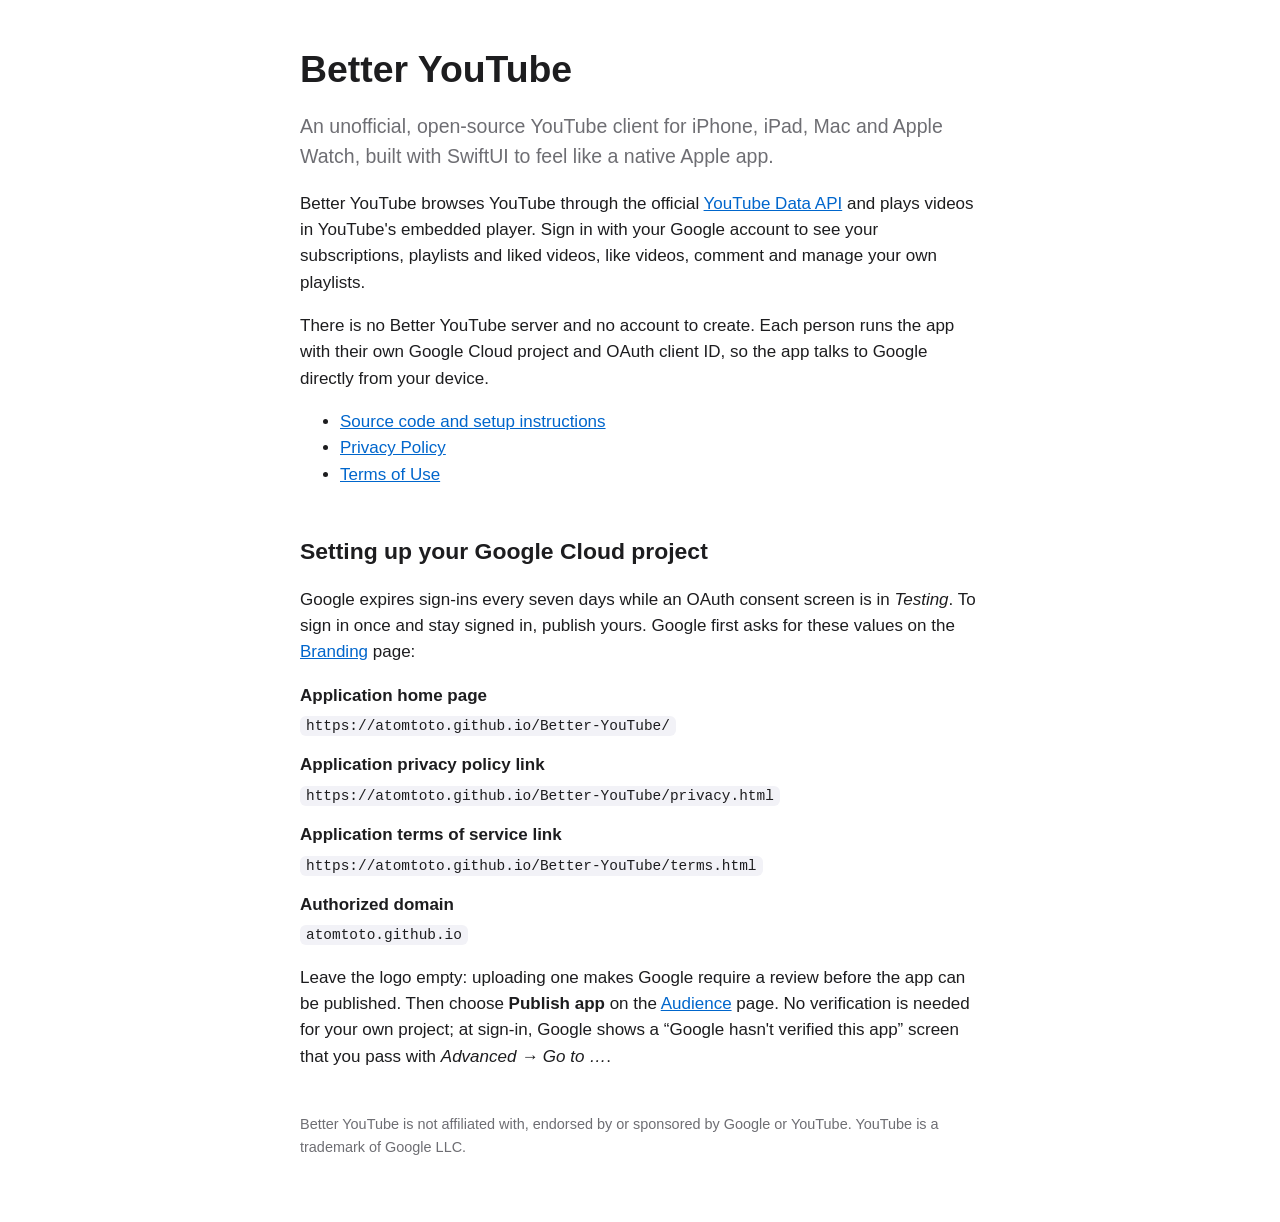
<file: docs/index.html>
<!doctype html>
<html lang="en">
<head>
<meta charset="utf-8">
<meta name="viewport" content="width=device-width, initial-scale=1">
<title>Better YouTube</title>
<meta name="description" content="An unofficial YouTube client for iPhone, iPad, Mac and Apple Watch.">
<link rel="stylesheet" href="style.css">
</head>
<body>
<main>
<h1>Better YouTube</h1>
<p class="lead">An unofficial, open-source YouTube client for iPhone, iPad, Mac and Apple Watch,
built with SwiftUI to feel like a native Apple app.</p>

<p>Better YouTube browses YouTube through the official
<a href="https://developers.google.com/youtube/v3">YouTube Data API</a> and plays videos in
YouTube's embedded player. Sign in with your Google account to see your subscriptions,
playlists and liked videos, like videos, comment and manage your own playlists.</p>

<p>There is no Better YouTube server and no account to create. Each person runs the app with
their own Google Cloud project and OAuth client ID, so the app talks to Google directly from
your device.</p>

<ul>
<li><a href="https://github.com/atomtoto/Better-YouTube">Source code and setup instructions</a></li>
<li><a href="privacy.html">Privacy Policy</a></li>
<li><a href="terms.html">Terms of Use</a></li>
</ul>

<h2 id="google-cloud">Setting up your Google Cloud project</h2>
<p>Google expires sign-ins every seven days while an OAuth consent screen is in
<em>Testing</em>. To sign in once and stay signed in, publish yours. Google first asks for
these values on the
<a href="https://console.cloud.google.com/auth/branding">Branding</a> page:</p>

<dl>
<dt>Application home page</dt>
<dd><code>https://atomtoto.github.io/Better-YouTube/</code></dd>
<dt>Application privacy policy link</dt>
<dd><code>https://atomtoto.github.io/Better-YouTube/privacy.html</code></dd>
<dt>Application terms of service link</dt>
<dd><code>https://atomtoto.github.io/Better-YouTube/terms.html</code></dd>
<dt>Authorized domain</dt>
<dd><code>atomtoto.github.io</code></dd>
</dl>

<p>Leave the logo empty: uploading one makes Google require a review before the app can be
published. Then choose <strong>Publish app</strong> on the
<a href="https://console.cloud.google.com/auth/audience">Audience</a> page. No verification is
needed for your own project; at sign-in, Google shows a “Google hasn't verified this app”
screen that you pass with <em>Advanced → Go to …</em>.</p>

<footer>Better YouTube is not affiliated with, endorsed by or sponsored by Google or YouTube.
YouTube is a trademark of Google LLC.</footer>
</main>
</body>
</html>
</file>
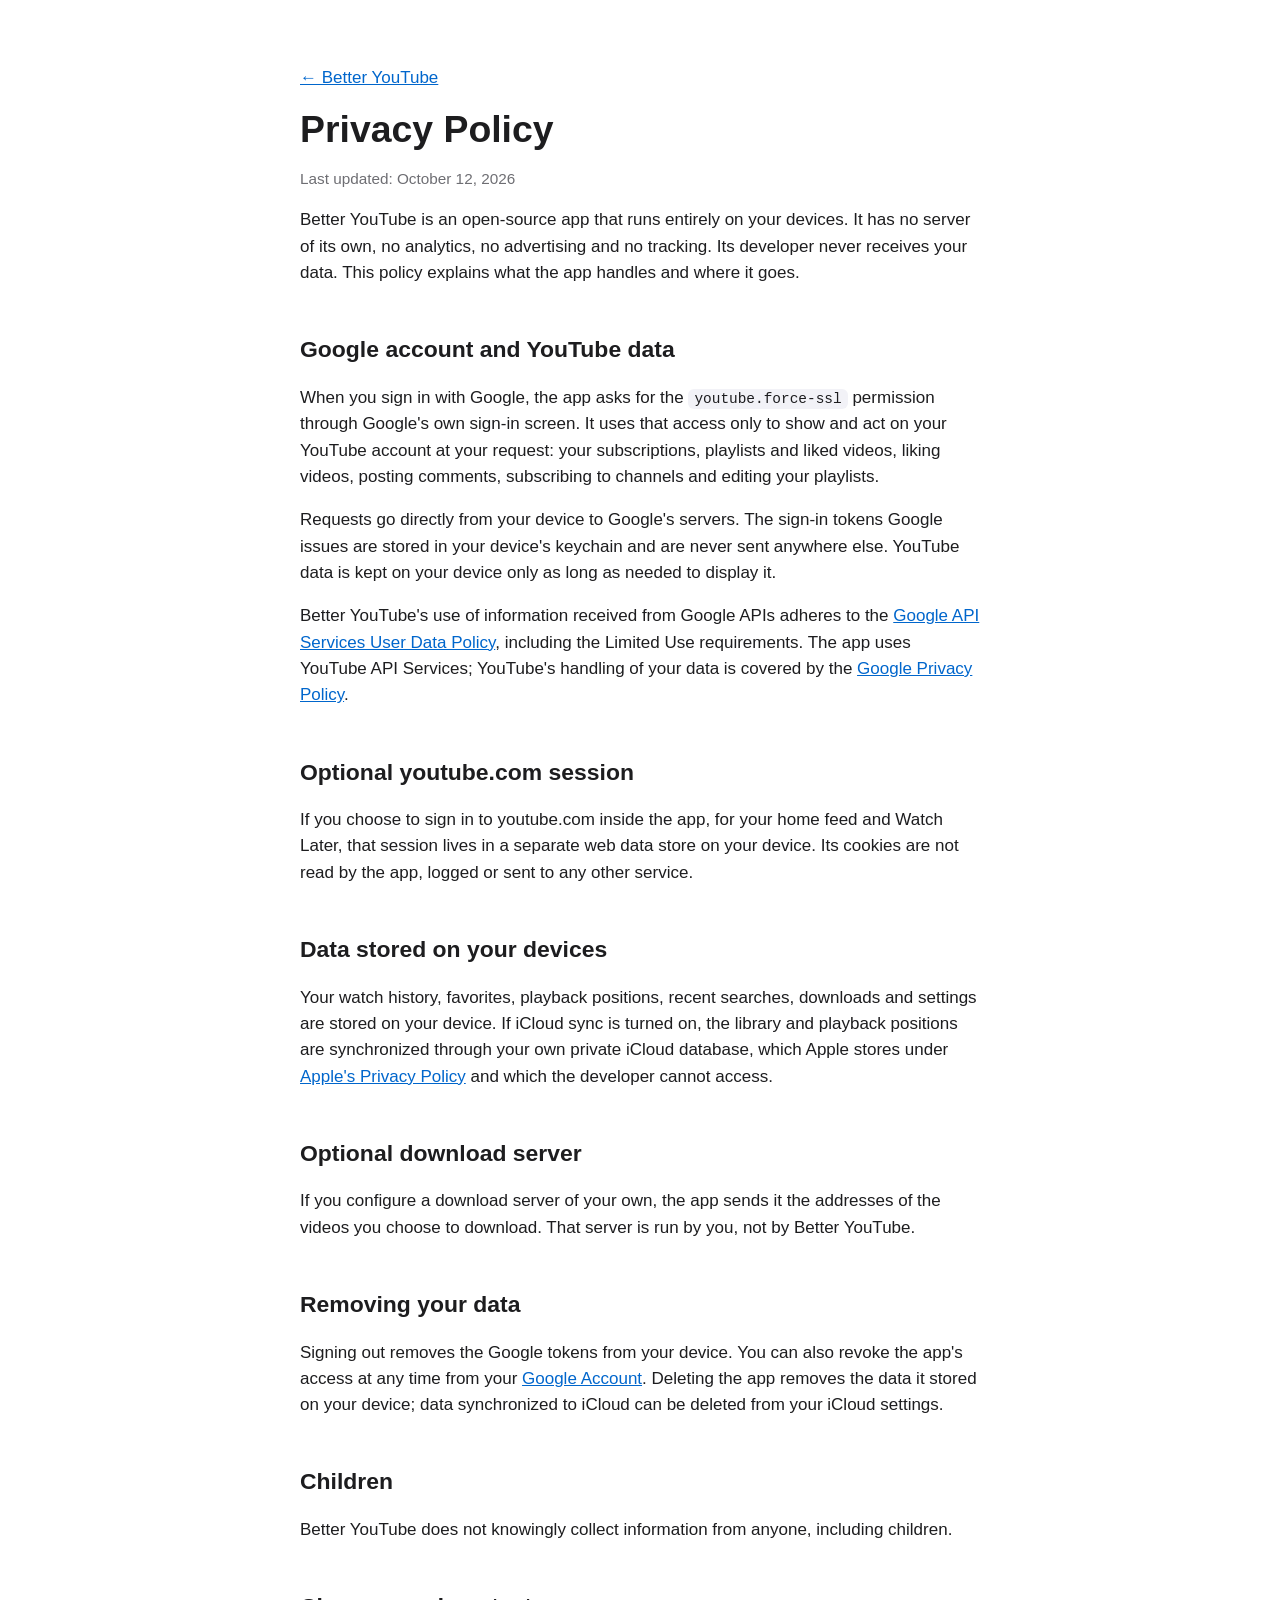
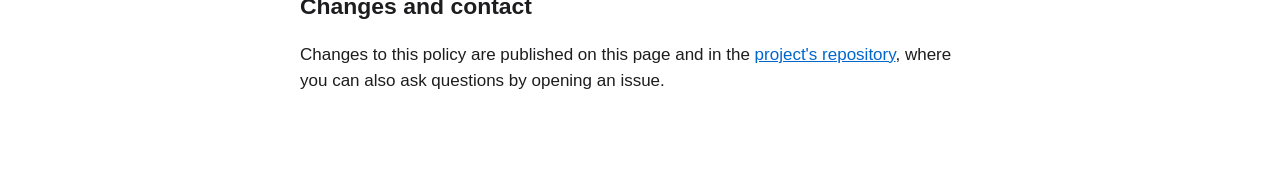
<file: docs/privacy.html>
<!doctype html>
<html lang="en">
<head>
<meta charset="utf-8">
<meta name="viewport" content="width=device-width, initial-scale=1">
<title>Privacy Policy · Better YouTube</title>
<link rel="stylesheet" href="style.css">
</head>
<body>
<main>
<p><a href="./">← Better YouTube</a></p>
<h1>Privacy Policy</h1>
<p class="updated">Last updated: October 12, 2026</p>

<p>Better YouTube is an open-source app that runs entirely on your devices. It has no server
of its own, no analytics, no advertising and no tracking. Its developer never receives your
data. This policy explains what the app handles and where it goes.</p>

<h2>Google account and YouTube data</h2>
<p>When you sign in with Google, the app asks for the
<code>youtube.force-ssl</code> permission through Google's own sign-in screen. It uses that
access only to show and act on your YouTube account at your request: your subscriptions,
playlists and liked videos, liking videos, posting comments, subscribing to channels and
editing your playlists.</p>
<p>Requests go directly from your device to Google's servers. The sign-in tokens Google issues
are stored in your device's keychain and are never sent anywhere else. YouTube data is kept on
your device only as long as needed to display it.</p>
<p>Better YouTube's use of information received from Google APIs adheres to the
<a href="https://developers.google.com/terms/api-services-user-data-policy">Google API Services
User Data Policy</a>, including the Limited Use requirements. The app uses YouTube API Services;
YouTube's handling of your data is covered by the
<a href="https://policies.google.com/privacy">Google Privacy Policy</a>.</p>

<h2>Optional youtube.com session</h2>
<p>If you choose to sign in to youtube.com inside the app, for your home feed and Watch Later,
that session lives in a separate web data store on your device. Its cookies are not read by the
app, logged or sent to any other service.</p>

<h2>Data stored on your devices</h2>
<p>Your watch history, favorites, playback positions, recent searches, downloads and settings are
stored on your device. If iCloud sync is turned on, the library and playback positions are
synchronized through your own private iCloud database, which Apple stores under
<a href="https://www.apple.com/legal/privacy/">Apple's Privacy Policy</a> and which the developer
cannot access.</p>

<h2>Optional download server</h2>
<p>If you configure a download server of your own, the app sends it the addresses of the videos
you choose to download. That server is run by you, not by Better YouTube.</p>

<h2>Removing your data</h2>
<p>Signing out removes the Google tokens from your device. You can also revoke the app's access
at any time from your
<a href="https://myaccount.google.com/connections">Google Account</a>. Deleting the app removes
the data it stored on your device; data synchronized to iCloud can be deleted from your iCloud
settings.</p>

<h2>Children</h2>
<p>Better YouTube does not knowingly collect information from anyone, including children.</p>

<h2>Changes and contact</h2>
<p>Changes to this policy are published on this page and in the
<a href="https://github.com/atomtoto/Better-YouTube">project's repository</a>, where you can also
ask questions by opening an issue.</p>
</main>
</body>
</html>
</file>
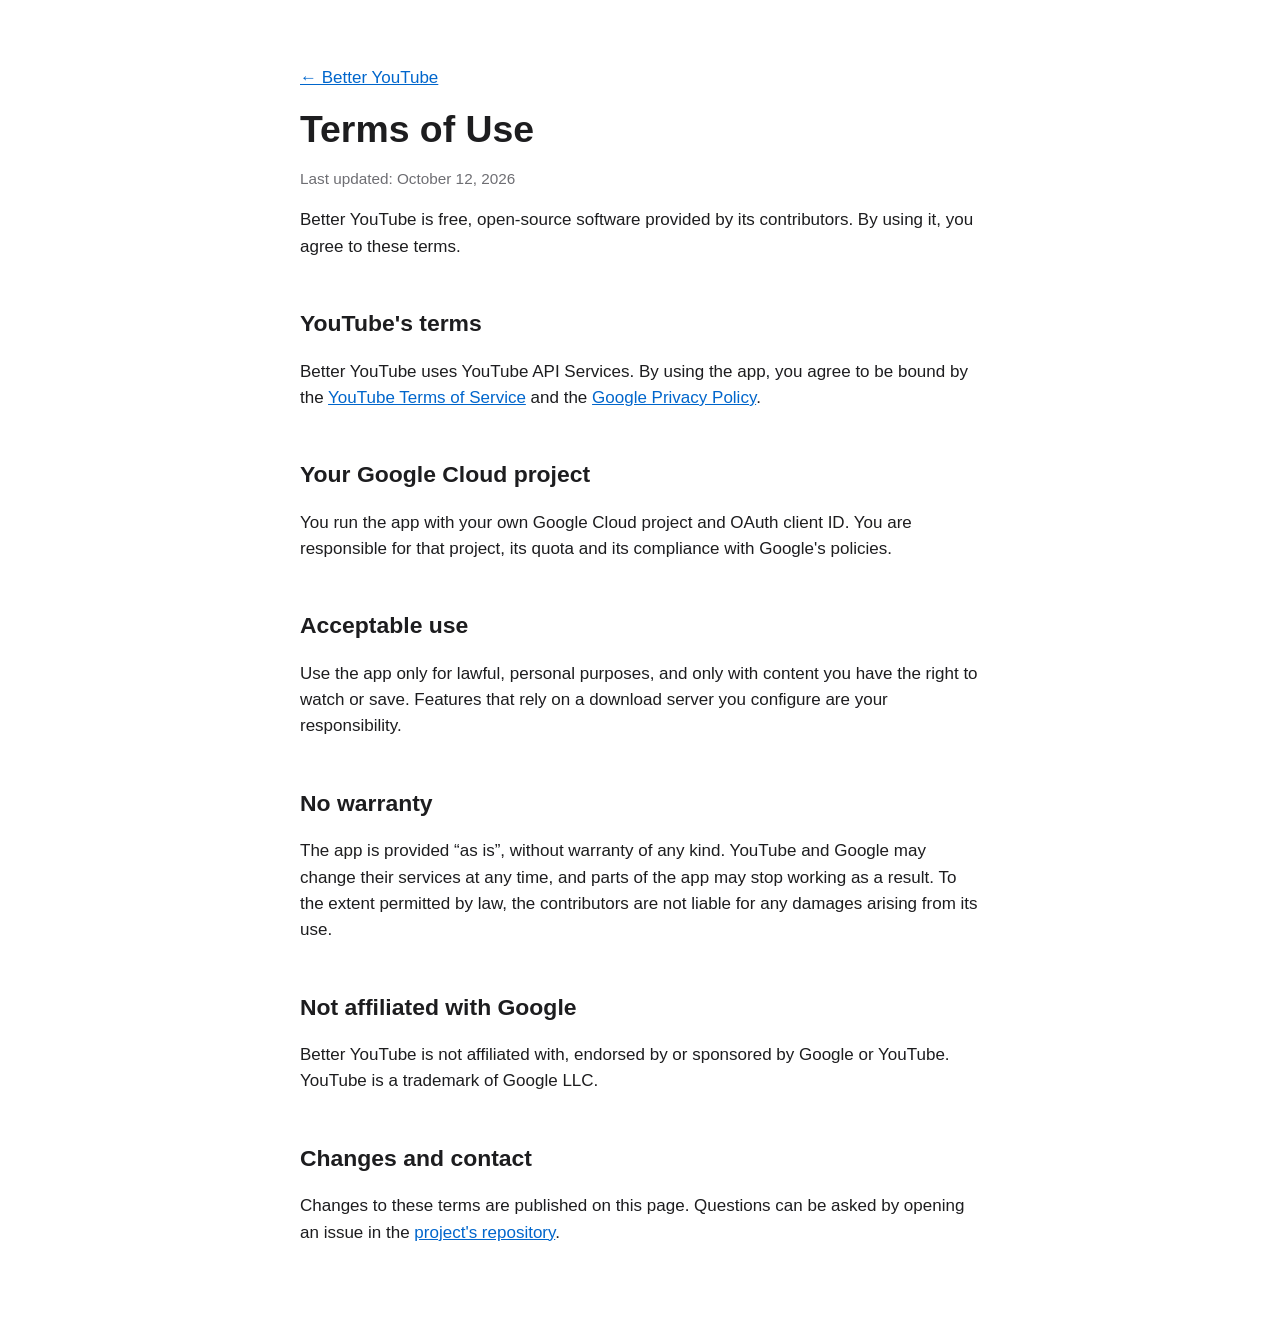
<file: docs/terms.html>
<!doctype html>
<html lang="en">
<head>
<meta charset="utf-8">
<meta name="viewport" content="width=device-width, initial-scale=1">
<title>Terms of Use · Better YouTube</title>
<link rel="stylesheet" href="style.css">
</head>
<body>
<main>
<p><a href="./">← Better YouTube</a></p>
<h1>Terms of Use</h1>
<p class="updated">Last updated: October 12, 2026</p>

<p>Better YouTube is free, open-source software provided by its contributors. By using it, you
agree to these terms.</p>

<h2>YouTube's terms</h2>
<p>Better YouTube uses YouTube API Services. By using the app, you agree to be bound by the
<a href="https://www.youtube.com/t/terms">YouTube Terms of Service</a> and the
<a href="https://policies.google.com/privacy">Google Privacy Policy</a>.</p>

<h2>Your Google Cloud project</h2>
<p>You run the app with your own Google Cloud project and OAuth client ID. You are responsible
for that project, its quota and its compliance with Google's policies.</p>

<h2>Acceptable use</h2>
<p>Use the app only for lawful, personal purposes, and only with content you have the right to
watch or save. Features that rely on a download server you configure are your responsibility.</p>

<h2>No warranty</h2>
<p>The app is provided “as is”, without warranty of any kind. YouTube and Google may change
their services at any time, and parts of the app may stop working as a result. To the extent
permitted by law, the contributors are not liable for any damages arising from its use.</p>

<h2>Not affiliated with Google</h2>
<p>Better YouTube is not affiliated with, endorsed by or sponsored by Google or YouTube. YouTube
is a trademark of Google LLC.</p>

<h2>Changes and contact</h2>
<p>Changes to these terms are published on this page. Questions can be asked by opening an issue
in the <a href="https://github.com/atomtoto/Better-YouTube">project's repository</a>.</p>
</main>
</body>
</html>
</file>
<file: docs/style.css>
:root {
  color-scheme: light dark;
  --text: #1d1d1f;
  --secondary: #6e6e73;
  --background: #ffffff;
  --fill: #f2f2f7;
  --link: #0066cc;
}

@media (prefers-color-scheme: dark) {
  :root {
    --text: #f5f5f7;
    --secondary: #a1a1a6;
    --background: #000000;
    --fill: #1c1c1e;
    --link: #2997ff;
  }
}

body {
  margin: 0;
  background: var(--background);
  color: var(--text);
  font: 17px/1.55 -apple-system, BlinkMacSystemFont, "Segoe UI", Roboto, sans-serif;
}

main {
  max-width: 680px;
  margin: 0 auto;
  padding: 48px 16px 64px;
}

h1 { font-size: 2.2em; line-height: 1.15; margin: 0 0 0.4em; }
h2 { font-size: 1.35em; margin: 2em 0 0.5em; }
.lead { font-size: 1.15em; color: var(--secondary); }
.updated { color: var(--secondary); font-size: 0.9em; }
a { color: var(--link); }

code {
  font: 0.85em ui-monospace, SFMono-Regular, Menlo, monospace;
  background: var(--fill);
  padding: 2px 6px;
  border-radius: 6px;
  overflow-wrap: anywhere;
}

dt { font-weight: 600; margin-top: 0.8em; }
dd { margin: 0.2em 0 0; }

footer {
  margin-top: 3em;
  color: var(--secondary);
  font-size: 0.85em;
}
</file>
